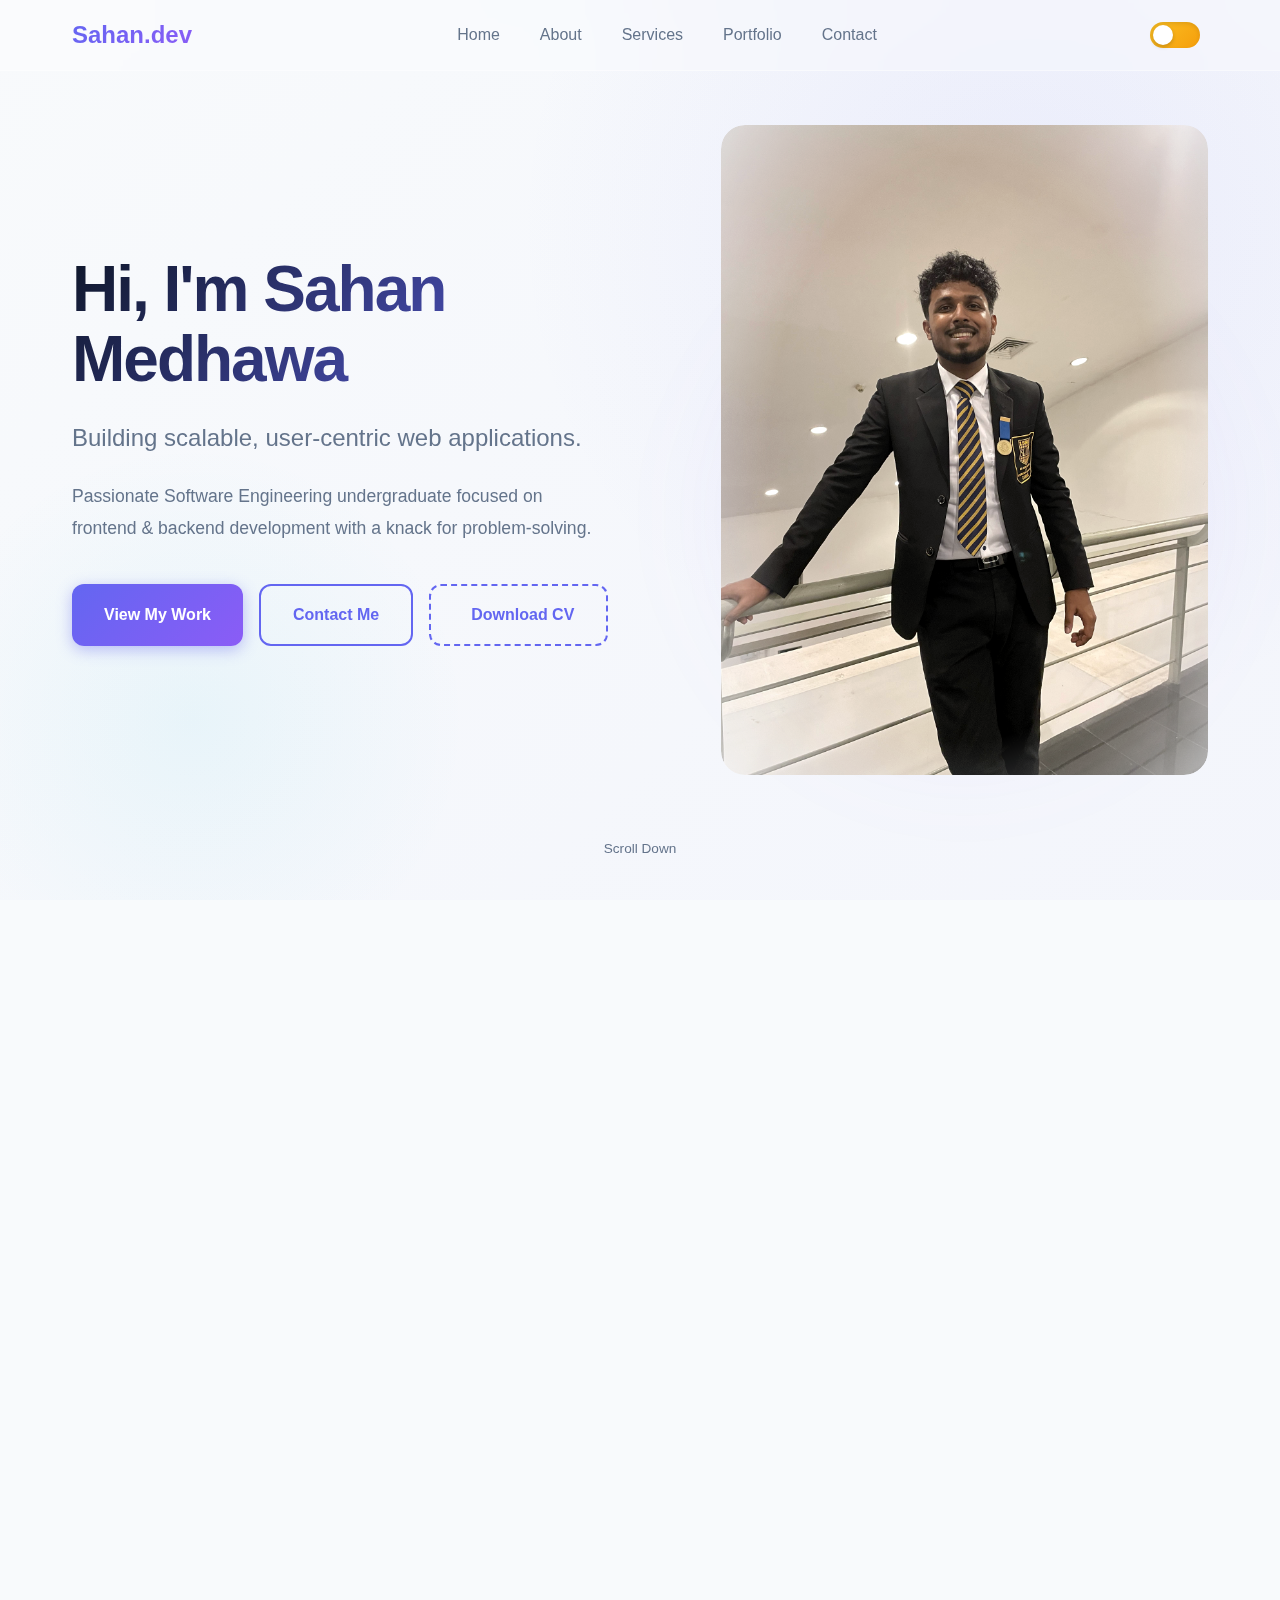
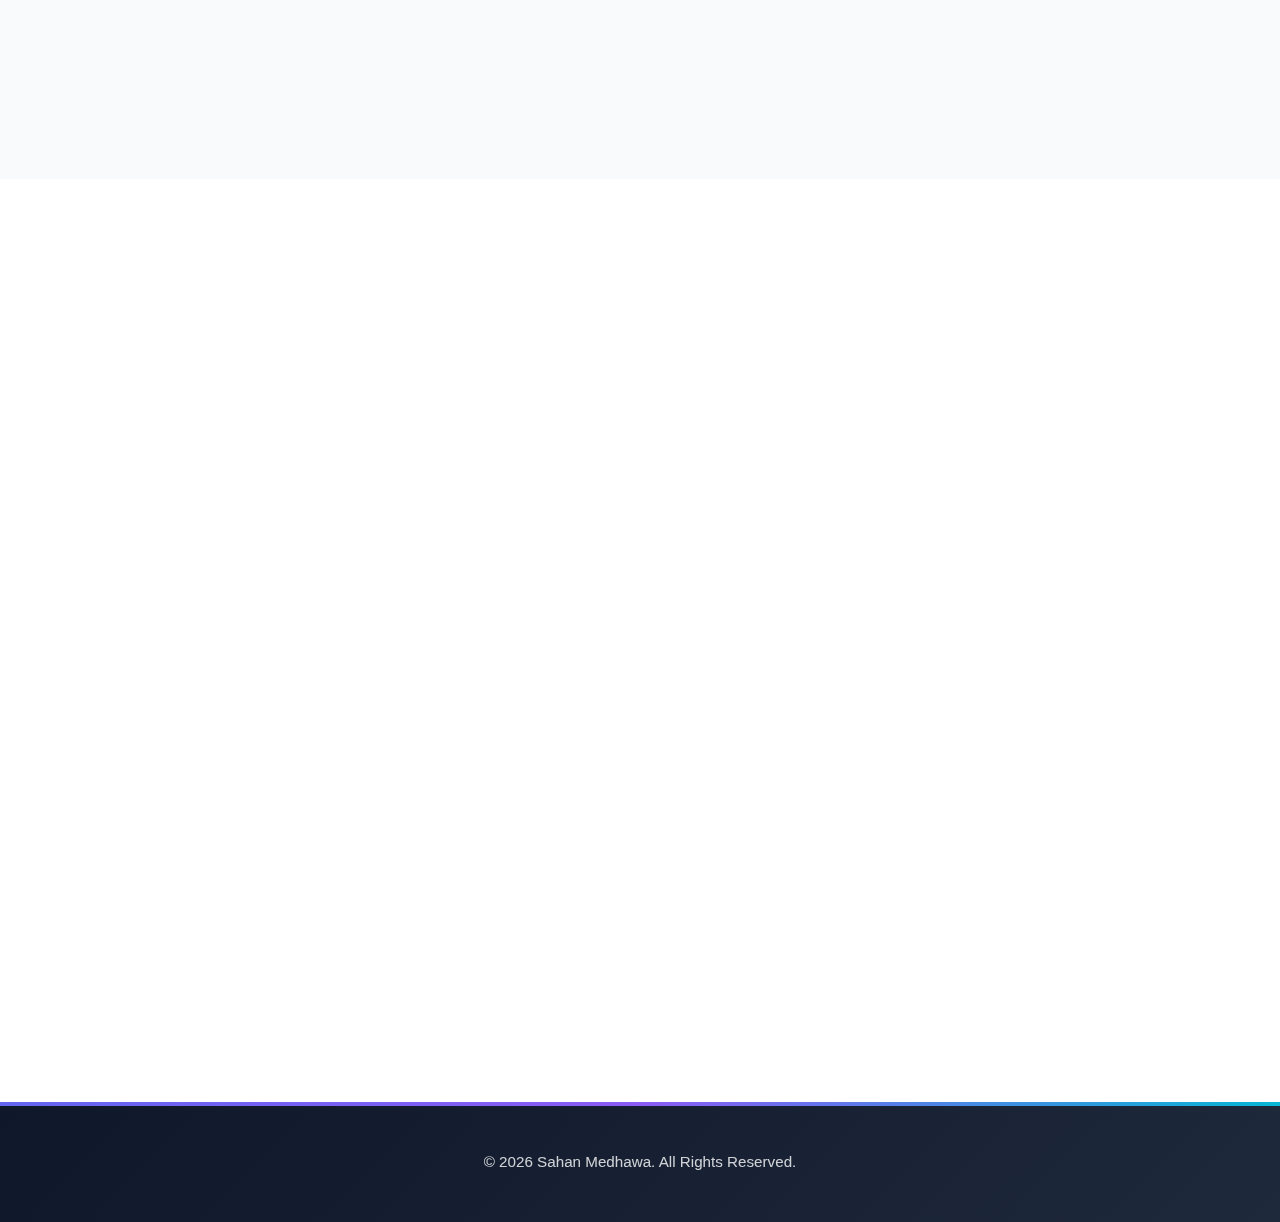
<file: index.html>
<!DOCTYPE html>
<html lang="en">

<head>
    <meta charset="UTF-8">
    <meta name="viewport" content="width=device-width, initial-scale=1.0, viewport-fit=cover">
    <title>Sahan Medhawa | Software Engineer Portfolio</title>
    <meta name="description"
        content="Portfolio of Sahan Medhawa, a Software Engineering undergraduate specializing in scalable, user-centric web applications using the MERN stack.">
    
    <!-- Security Headers -->
    <meta http-equiv="X-UA-Compatible" content="IE=edge">
    <meta http-equiv="X-Content-Type-Options" content="nosniff">
    <meta name="referrer" content="strict-origin-when-cross-origin">
    
    <!-- Content Security Policy - Restrictive but allows required resources -->
    <meta http-equiv="Content-Security-Policy" 
        content="default-src 'self'; 
                 script-src 'self' 'unsafe-inline'; 
                 style-src 'self' 'unsafe-inline' https://fonts.googleapis.com https://cdnjs.cloudflare.com; 
                 font-src 'self' https://fonts.gstatic.com https://cdnjs.cloudflare.com; 
                 img-src 'self' data: https:; 
                 connect-src 'self'; 
                 frame-ancestors 'none'; 
                 base-uri 'self'; 
                 form-action 'self' https://formsubmit.netlify.app;">
    
    <!-- Additional Security -->
    <meta http-equiv="Permissions-Policy" content="camera=(), microphone=(), geolocation=()">
    
    <!-- Favicon -->
    <link rel="icon" type="image/svg+xml" href="assets/favicon.svg">
    <link rel="alternate icon" type="image/x-icon" href="assets/favicon.ico">
    
    <!-- Preconnect for performance -->
    <link rel="preconnect" href="https://fonts.googleapis.com">
    <link rel="preconnect" href="https://fonts.gstatic.com" crossorigin>
    <link rel="preconnect" href="https://cdnjs.cloudflare.com" crossorigin>
    
    <!-- DNS Prefetch -->
    <link rel="dns-prefetch" href="https://fonts.googleapis.com">
    <link rel="dns-prefetch" href="https://cdnjs.cloudflare.com">
    
    <!-- Stylesheets -->
    <link href="https://fonts.googleapis.com/css2?family=Inter:wght@300;400;500;600;700&display=swap" rel="stylesheet">
    <link rel="stylesheet" href="https://cdnjs.cloudflare.com/ajax/libs/font-awesome/6.4.0/css/all.min.css" 
        integrity="sha512-iecdLmaskl7CVkqkXNQ/ZH/XLlvWZOJyj7Yy7tcenmpD1ypASozpmT/E0iPtmFIB46ZmdtAc9eNBvH0H/ZpiBw==" 
        crossorigin="anonymous" 
        referrerpolicy="no-referrer">
    <link rel="stylesheet" href="style.css">
</head>

<body>
    <header>
        <nav class="navbar">
            <div class="logo">Sahan.dev</div>
            <ul class="nav-links" id="navLinks" role="navigation" aria-label="Main navigation">
                <li><a href="#home">Home</a></li>
                <li><a href="#about">About</a></li>
                <li><a href="#services">Services</a></li>
                <li><a href="#portfolio">Portfolio</a></li>
                <li><a href="#contact">Contact</a></li>
            </ul>
            <div class="nav-actions">
                <div class="theme-switch-wrapper">
                    <i class="fas fa-sun theme-icon-light"></i>
                    <label class="theme-switch" for="themeToggle">
                        <input type="checkbox" id="themeToggle" aria-label="Toggle dark mode">
                        <span class="slider"></span>
                    </label>
                    <i class="fas fa-moon theme-icon-dark"></i>
                </div>
                <button class="hamburger" 
                    aria-label="Toggle navigation menu" 
                    aria-expanded="false" 
                    aria-controls="navLinks"
                    type="button">
                    <span class="bar" aria-hidden="true"></span>
                    <span class="bar" aria-hidden="true"></span>
                    <span class="bar" aria-hidden="true"></span>
                </button>
            </div>
        </nav>
    </header>

    <main>
        <section id="home" class="hero">
            <div class="parallax-bg"></div>
            <div class="container hero-container">
                <div class="hero-text reveal">
                    <h1>Hi, I'm <span class="highlight">Sahan Medhawa</span></h1>
                    <p class="tagline">Building scalable, user-centric web applications.</p>
                    <p class="bio-brief">Passionate Software Engineering undergraduate focused on frontend & backend
                        development with a knack for problem-solving.</p>
                    <div class="cta-buttons">
                        <a href="#portfolio" class="btn primary-btn">View My Work</a>
                        <a href="#contact" class="btn secondary-btn">Contact Me</a>
                        <a href="assets/resume.pdf" download="Sahan_Medhawa_Resume.pdf" class="btn resume-btn">
                            <i class="fas fa-download" aria-hidden="true"></i> Download CV
                        </a>
                    </div>
                </div>
                <div class="hero-image-wrapper reveal stagger-1">
                    <div class="image-blob"></div>
                    <img src="assets/profile.jpg" alt="Sahan Medhawa" class="hero-profile-img">
                </div>
            </div>
            <div class="scroll-indicator">
                <span>Scroll Down</span>
                <i class="fas fa-chevron-down"></i>
            </div>
        </section>

        <section id="about" class="section">
            <div class="container reveal">
                <h2 class="section-title">About Me</h2>
                <div class="about-grid">
                    <div class="education-card reveal stagger-1">
                        <h3><i class="fas fa-graduation-cap"></i> Education</h3>
                        <div class="timeline">
                            <div class="timeline-item">
                                <span class="date">2023 – 2027</span>
                                <h4>B.Sc. (Hons) in Information Technology</h4>
                                <p>Specializing in Software Engineering @ SLIIT</p>
                                <p class="gpa">CGPA: 3.83</p>
                            </div>
                            <div class="timeline-item">
                                <span class="date">2024 – 2027</span>
                                <h4>B.Sc. in Physics and ICT</h4>
                                <p>University of Sri Jayewardenapura</p>
                            </div>
                            <div class="timeline-item">
                                <span class="date">2012 – 2020</span>
                                <h4>Secondary Education</h4>
                                <p>Royal College Colombo (Mathematics Stream)</p>
                            </div>
                        </div>
                    </div>
                    <div class="skills-card reveal stagger-2">
                        <h3><i class="fas fa-code"></i> Skills</h3>
                        <div class="skills-category">
                            <h4>Technical</h4>
                            <div class="skill-bars">
                                <div class="skill-item">
                                    <div class="skill-header">
                                        <span class="skill-name">React / JavaScript</span>
                                        <span class="skill-percent">90%</span>
                                    </div>
                                    <div class="skill-bar">
                                        <div class="skill-progress" data-progress="90"></div>
                                    </div>
                                </div>
                                <div class="skill-item">
                                    <div class="skill-header">
                                        <span class="skill-name">Node.js / Express</span>
                                        <span class="skill-percent">85%</span>
                                    </div>
                                    <div class="skill-bar">
                                        <div class="skill-progress" data-progress="85"></div>
                                    </div>
                                </div>
                                <div class="skill-item">
                                    <div class="skill-header">
                                        <span class="skill-name">MongoDB / SQL</span>
                                        <span class="skill-percent">80%</span>
                                    </div>
                                    <div class="skill-bar">
                                        <div class="skill-progress" data-progress="80"></div>
                                    </div>
                                </div>
                                <div class="skill-item">
                                    <div class="skill-header">
                                        <span class="skill-name">Java</span>
                                        <span class="skill-percent">95%</span>
                                    </div>
                                    <div class="skill-bar">
                                        <div class="skill-progress" data-progress="95"></div>
                                    </div>
                                </div>
                                <div class="skill-item">
                                    <div class="skill-header">
                                        <span class="skill-name">Python</span>
                                        <span class="skill-percent">80%</span>
                                    </div>
                                    <div class="skill-bar">
                                        <div class="skill-progress" data-progress="80"></div>
                                    </div>
                                </div>
                                <div class="skill-item">
                                    <div class="skill-header">
                                        <span class="skill-name">Git</span>
                                        <span class="skill-percent">85%</span>
                                    </div>
                                    <div class="skill-bar">
                                        <div class="skill-progress" data-progress="85"></div>
                                    </div>
                                </div>
                                <div class="skill-item">
                                    <div class="skill-header">
                                        <span class="skill-name">Tailwind / CSS</span>
                                        <span class="skill-percent">90%</span>
                                    </div>
                                    <div class="skill-bar">
                                        <div class="skill-progress" data-progress="90"></div>
                                    </div>
                                </div>
                            </div>
                        </div>
                        <div class="skills-category">
                            <h4>Soft Skills</h4>
                            <div class="tags">
                                <span>Team Collaboration</span><span>Project Management</span>
                                <span>Time Management</span><span>Adaptability</span>
                                <span>Leadership</span><span>Communication</span>
                                <span>Problem-Solving</span>
                            </div>
                        </div>
                    </div>
                </div>
            </div>
        </section>

        <section id="services" class="section alt-bg">
            <div class="container reveal">
                <h2 class="section-title">What I Do</h2>
                <div class="services-grid">
                    <div class="service-card reveal stagger-1">
                        <i class="fas fa-layer-group icon"></i>
                        <h3>MERN Stack Development</h3>
                        <p>Specializing in building robust full-stack applications using MongoDB, Express.js, React, and
                            Node.js.</p>
                    </div>
                    <div class="service-card reveal stagger-2">
                        <i class="fas fa-mobile-alt icon"></i>
                        <h3>Responsive Design</h3>
                        <p>Creating user-centric designs that look great and function perfectly on desktops, tablets,
                            and mobile devices.</p>
                    </div>
                    <div class="service-card reveal stagger-3">
                        <i class="fas fa-server icon"></i>
                        <h3>Backend API Development</h3>
                        <p>Designing and implementing scalable RESTful APIs and managing databases for high-performance
                            applications.</p>
                    </div>
                </div>
            </div>
        </section>

        <section id="portfolio" class="section">
            <div class="container reveal">
                <h2 class="section-title">Featured Projects</h2>
                <div class="projects-grid">
                    <div class="project-card reveal stagger-1">
                        <div class="project-image">
                            <img src="assets/projects/teamsync.svg" alt="TeamSync Dashboard Preview" loading="lazy">
                            <div class="project-overlay">
                                <span class="view-project"><i class="fas fa-eye"></i> View Details</span>
                            </div>
                        </div>
                        <div class="project-info">
                            <h3>TeamSync</h3>
                            <p class="project-role">Team Collaboration & Employee Evaluation System</p>
                            <p class="project-desc">A comprehensive MERN stack web app for task management and employee
                                evaluation. Features centralized task tracking, auto-escalation, RBAC with JWT
                                authentication, and real-time notifications.</p>
                            <div class="tech-stack">
                                <span>MERN Stack</span><span>JWT</span><span>Socket.io</span>
                            </div>
                            <div class="project-links">
                                <a href="#" class="link-btn"><i class="fab fa-github"></i> View Repo</a>
                            </div>
                        </div>
                    </div>
                    <div class="project-card reveal stagger-2">
                        <div class="project-image">
                            <img src="assets/projects/meditrack.svg" alt="MediTrack App Preview" loading="lazy">
                            <div class="project-overlay">
                                <span class="view-project"><i class="fas fa-eye"></i> View Details</span>
                            </div>
                        </div>
                        <div class="project-info">
                            <h3>MediTrack</h3>
                            <p class="project-role">Smart Clinic Appointment & Queue Management</p>
                            <p class="project-desc">Digitalizes clinic appointments and queues. Includes patient
                                registration, live queue updates, backend APIs, and follows an Agile Scrum workflow.</p>
                            <div class="tech-stack">
                                <span>MERN Stack</span><span>Agile</span><span>REST API</span>
                            </div>
                            <div class="project-links">
                                <a href="https://github.com/SahanMedhawa/MediTrack" target="_blank"
                                    rel="noopener noreferrer" class="link-btn"><i class="fab fa-github"></i> View
                                    Repo</a>
                            </div>
                        </div>
                    </div>
                </div>
            </div>
        </section>

        <section id="contact" class="section alt-bg">
            <div class="container reveal">
                <h2 class="section-title">Get In Touch</h2>
                <div class="contact-wrapper">
                    <div class="contact-card">
                        <div class="contact-info">
                            <h3>Let's Connect</h3>
                            <p class="contact-desc">I'm currently looking for new opportunities. Whether you have a
                                question or just want to say hi, I'll try my best to get back to you!</p>
                            <div class="contact-item">
                                <i class="fas fa-envelope"></i>
                                <a href="mailto:dmsahanmedawa@gmail.com">dmsahanmedawa@gmail.com</a>
                            </div>
                            <div class="contact-item">
                                <i class="fas fa-phone"></i>
                                <a href="tel:+94768304156">+94 76 830 4156</a>
                                <button class="copy-btn" data-copy="+94768304156" aria-label="Copy phone number" type="button">
                                    <i class="fas fa-copy"></i>
                                </button>
                            </div>
                            <div class="social-links">
                                <a href="https://www.linkedin.com/in/sahanmedhawa/" target="_blank"
                                    rel="noopener noreferrer"><i class="fab fa-linkedin"></i></a>
                                <a href="https://github.com/SahanMedhawa" target="_blank" rel="noopener noreferrer"><i
                                        class="fab fa-github"></i></a>
                            </div>
                        </div>
                    </div>
                    <form class="contact-form" id="contactForm" name="contact" method="POST" data-netlify="true" data-netlify-honeypot="bot-field" novalidate autocomplete="on">
                        <!-- Netlify hidden form name -->
                        <input type="hidden" name="form-name" value="contact">
                        <div class="form-group">
                            <label for="name">Name</label>
                            <input type="text" id="name" name="name" placeholder="John Doe" required 
                                autocomplete="name" 
                                minlength="2" 
                                maxlength="100"
                                pattern="^[a-zA-Z\s\-'\.]+$"
                                aria-describedby="nameError">
                            <span id="nameError" class="error-message" role="alert" aria-live="polite"></span>
                        </div>
                        <div class="form-group">
                            <label for="email">Email</label>
                            <input type="email" id="email" name="email" placeholder="john@example.com" required 
                                autocomplete="email"
                                maxlength="254"
                                aria-describedby="emailError">
                            <span id="emailError" class="error-message" role="alert" aria-live="polite"></span>
                        </div>
                        <div class="form-group">
                            <label for="message">Message</label>
                            <textarea id="message" name="message" rows="5" placeholder="Your interesting project..."
                                required
                                minlength="10"
                                maxlength="2000"
                                aria-describedby="messageError"></textarea>
                            <span id="messageError" class="error-message" role="alert" aria-live="polite"></span>
                        </div>
                        <!-- Netlify honeypot field for bot detection -->
                        <div class="form-group" style="position: absolute; left: -9999px;" aria-hidden="true">
                            <label>Don't fill this out: <input name="bot-field"></label>
                        </div>
                        <!-- Hidden timestamp for timing-based bot detection -->
                        <input type="hidden" id="formTimestamp" name="timestamp" value="">
                        <div id="formStatus" role="status" aria-live="polite" class="form-status"></div>
                        <button type="submit" class="btn primary-btn full-width">Send Message <i
                                class="fas fa-paper-plane" aria-hidden="true"></i></button>
                    </form>
                </div>
            </div>
        </section>
    </main>

    <footer>
        <p>&copy; 2026 Sahan Medhawa. All Rights Reserved.</p>
    </footer>

    <!-- Back to Top Button -->
    <button class="back-to-top" id="backToTop" aria-label="Back to top" type="button">
        <i class="fas fa-arrow-up" aria-hidden="true"></i>
    </button>

    <script src="script.js"></script>
</body>

</html>
</file>
<file: style.css>
:root {
    /* Modern 2026 Palette - Deep indigo with electric accents */
    --primary-color: #6366f1;
    --primary-dark: #4f46e5;
    --secondary-color: #8b5cf6;
    --accent-color: #06b6d4;
    /* Cyan for electric accents */
    --accent-gradient: linear-gradient(135deg, #6366f1 0%, #8b5cf6 50%, #06b6d4 100%);
    --background-color: #f8fafc;
    --text-color: #0f172a;
    /* Darker for better contrast */
    --light-text: #64748b;
    --white: #ffffff;
    --card-bg: rgba(255, 255, 255, 0.7);
    --glass-bg: rgba(255, 255, 255, 0.25);
    --glass-border: rgba(255, 255, 255, 0.4);
    --shadow: 0 4px 6px -1px rgba(99, 102, 241, 0.1), 0 2px 4px -2px rgba(99, 102, 241, 0.1);
    --shadow-hover: 0 25px 50px -12px rgba(99, 102, 241, 0.25);
    --shadow-glow: 0 0 40px rgba(99, 102, 241, 0.15);
    --transition: all 0.4s cubic-bezier(0.22, 1, 0.36, 1);
    --transition-fast: all 0.2s cubic-bezier(0.22, 1, 0.36, 1);
    --transition-slow: all 0.6s cubic-bezier(0.22, 1, 0.36, 1);
    --font-heading: 'Inter', sans-serif;
    --font-body: 'Inter', sans-serif;
}

/* Dark Mode Preference Support */
@media (prefers-color-scheme: dark) {
    :root:not([data-theme="light"]) {
        --primary-color: #818cf8;
        --primary-dark: #6366f1;
        --secondary-color: #a78bfa;
        --accent-color: #22d3ee;
        --background-color: #0f172a;
        --text-color: #f1f5f9;
        --light-text: #94a3b8;
        --card-bg: rgba(30, 41, 59, 0.8);
        --glass-bg: rgba(30, 41, 59, 0.6);
        --glass-border: rgba(71, 85, 105, 0.4);
        --white: #1e293b;
    }
}

/* Manual Dark Mode Toggle */
:root[data-theme="dark"] {
    --primary-color: #818cf8;
    --primary-dark: #6366f1;
    --secondary-color: #a78bfa;
    --accent-color: #22d3ee;
    --background-color: #0f172a;
    --text-color: #f1f5f9;
    --light-text: #94a3b8;
    --card-bg: rgba(30, 41, 59, 0.8);
    --glass-bg: rgba(30, 41, 59, 0.6);
    --glass-border: rgba(71, 85, 105, 0.4);
    --white: #1e293b;
}

:root[data-theme="light"] {
    --primary-color: #6366f1;
    --primary-dark: #4f46e5;
    --secondary-color: #8b5cf6;
    --accent-color: #06b6d4;
    --background-color: #f8fafc;
    --text-color: #0f172a;
    --light-text: #64748b;
    --white: #ffffff;
    --card-bg: rgba(255, 255, 255, 0.7);
    --glass-bg: rgba(255, 255, 255, 0.25);
    --glass-border: rgba(255, 255, 255, 0.4);
}

/* Modern Keyframe Animations */
@keyframes float {
    0%, 100% { transform: translateY(0px) rotate(0deg); }
    50% { transform: translateY(-20px) rotate(2deg); }
}

@keyframes pulse-glow {
    0%, 100% { box-shadow: 0 0 20px rgba(99, 102, 241, 0.3); }
    50% { box-shadow: 0 0 40px rgba(99, 102, 241, 0.6); }
}

@keyframes gradient-shift {
    0% { background-position: 0% 50%; }
    50% { background-position: 100% 50%; }
    100% { background-position: 0% 50%; }
}

@keyframes shimmer {
    0% { background-position: -200% 0; }
    100% { background-position: 200% 0; }
}

@keyframes scale-in {
    0% { transform: scale(0.9); opacity: 0; }
    100% { transform: scale(1); opacity: 1; }
}

@keyframes slide-up {
    0% { transform: translateY(40px); opacity: 0; }
    100% { transform: translateY(0); opacity: 1; }
}

@keyframes typing-cursor {
    0%, 100% { border-color: var(--primary-color); }
    50% { border-color: transparent; }
}

* {
    margin: 0;
    padding: 0;
    box-sizing: border-box;
}

html {
    scroll-behavior: smooth;
}

body {
    font-family: var(--font-body);
    background-color: var(--background-color);
    color: var(--text-color);
    line-height: 1.6;
}

a {
    text-decoration: none;
    color: inherit;
    transition: var(--transition);
}

ul {
    list-style: none;
}

/* Typography */
h1,
h2,
h3,
h4 {
    font-family: var(--font-heading);
    font-weight: 700;
    color: var(--text-color);
}

.section-title {
    text-align: center;
    font-size: 2.5rem;
    margin-bottom: 3rem;
    position: relative;
    padding-bottom: 1rem;
}

.section-title::after {
    content: '';
    position: absolute;
    bottom: 0;
    left: 50%;
    transform: translateX(-50%);
    width: 60px;
    height: 4px;
    background-color: var(--primary-color);
    border-radius: 2px;
}

.highlight {
    color: var(--primary-color);
}

/* Layout */
.container {
    max-width: 1200px;
    margin: 0 auto;
    padding: 0 2rem;
}

section {
    padding: 5rem 0;
}

.alt-bg {
    background-color: var(--white);
}

/* Navbar - Glassmorphism */
header {
    background: var(--glass-bg);
    backdrop-filter: blur(20px);
    -webkit-backdrop-filter: blur(20px);
    border-bottom: 1px solid var(--glass-border);
    position: fixed;
    width: 100%;
    top: 0;
    z-index: 1000;
    transition: var(--transition);
}

header.scrolled {
    background: linear-gradient(135deg, 
        rgba(99, 102, 241, 0.12) 0%, 
        rgba(139, 92, 246, 0.08) 50%, 
        rgba(6, 182, 212, 0.06) 100%);
    backdrop-filter: blur(24px) saturate(180%);
    -webkit-backdrop-filter: blur(24px) saturate(180%);
    border-bottom: 1px solid rgba(99, 102, 241, 0.15);
    box-shadow: 
        0 4px 30px rgba(99, 102, 241, 0.1),
        0 1px 0 rgba(255, 255, 255, 0.1) inset;
}

/* Dark mode scrolled header */
:root[data-theme="dark"] header.scrolled {
    background: linear-gradient(135deg, 
        rgba(99, 102, 241, 0.15) 0%, 
        rgba(139, 92, 246, 0.12) 50%, 
        rgba(6, 182, 212, 0.08) 100%);
    border-bottom: 1px solid rgba(129, 140, 248, 0.2);
    box-shadow: 
        0 4px 30px rgba(99, 102, 241, 0.15),
        0 1px 0 rgba(255, 255, 255, 0.05) inset;
}

.navbar {
    display: flex;
    justify-content: space-between;
    align-items: center;
    padding: 1rem 2rem;
    max-width: 1200px;
    margin: 0 auto;
}

.logo {
    font-size: 1.5rem;
    font-weight: 700;
    background: var(--accent-gradient);
    background-size: 200% 200%;
    -webkit-background-clip: text;
    background-clip: text;
    -webkit-text-fill-color: transparent;
    animation: gradient-shift 4s ease infinite;
    cursor: pointer;
    transition: var(--transition);
}

.logo:hover {
    transform: scale(1.05);
}

.nav-links {
    display: flex;
    gap: 2.5rem;
}

.nav-links li a {
    font-weight: 500;
    color: var(--light-text);
    position: relative;
    padding: 0.5rem 0;
}

.nav-links li a::after {
    content: '';
    position: absolute;
    bottom: 0;
    left: 0;
    width: 0;
    height: 2px;
    background: var(--accent-gradient);
    transition: var(--transition);
    border-radius: 2px;
}

.nav-links li a:hover {
    color: var(--primary-color);
}

.nav-links li a:hover::after {
    width: 100%;
}

.nav-links li a.active {
    color: var(--primary-color);
}

.nav-links li a.active::after {
    width: 100%;
}

.hamburger {
    display: none;
    cursor: pointer;
    background: none;
    border: none;
    padding: 0.5rem;
    margin: -0.5rem;
}

.hamburger:focus-visible {
    outline: 2px solid var(--primary-color);
    outline-offset: 4px;
    border-radius: 4px;
}

.bar {
    display: block;
    width: 25px;
    height: 3px;
    margin: 5px auto;
    background-color: var(--text-color);
    transition: var(--transition);
}

/* Hero Section - Modern Redesign */
.hero {
    min-height: 100vh;
    display: flex;
    align-items: center;
    position: relative;
    padding-top: 80px;
    overflow: hidden;
    background: linear-gradient(135deg, var(--background-color) 0%, rgba(99, 102, 241, 0.03) 100%);
}

.hero::before {
    content: '';
    position: absolute;
    top: -50%;
    right: -20%;
    width: 80%;
    height: 150%;
    background: radial-gradient(circle, rgba(99, 102, 241, 0.08) 0%, transparent 60%);
    animation: float 20s ease-in-out infinite;
    pointer-events: none;
}

.hero::after {
    content: '';
    position: absolute;
    bottom: -30%;
    left: -10%;
    width: 50%;
    height: 100%;
    background: radial-gradient(circle, rgba(6, 182, 212, 0.06) 0%, transparent 50%);
    animation: float 15s ease-in-out infinite reverse;
    pointer-events: none;
}

.hero-container {
    display: grid;
    grid-template-columns: 1.2fr 1fr;
    align-items: center;
    gap: 4rem;
    width: 100%;
    position: relative;
    z-index: 1;
}

.hero-text {
    text-align: left;
    z-index: 10;
}

.hero-text h1 {
    font-size: 4rem;
    line-height: 1.1;
    margin-bottom: 1.5rem;
    letter-spacing: -2px;
}

.hero-text .tagline {
    font-size: 1.5rem;
    color: var(--light-text);
    margin-bottom: 1.5rem;
    font-weight: 500;
}

/* Typing cursor effect */
.typing-text {
    display: inline;
    border-right: 3px solid var(--primary-color);
    padding-right: 5px;
    animation: typing-cursor 1s infinite;
}

.hero-text .bio-brief {
    font-size: 1.1rem;
    color: var(--light-text);
    margin-bottom: 2.5rem;
    max-width: 90%;
    line-height: 1.8;
}

.cta-buttons {
    display: flex;
    gap: 1rem;
    flex-wrap: wrap;
}

.hero-text .cta-buttons {
    justify-content: flex-start;
}

/* Right Side Image Styling - Modern */
.hero-image-wrapper {
    position: relative;
    height: 100%;
    display: flex;
    justify-content: center;
    align-items: flex-end;
}

.image-blob {
    position: absolute;
    width: 600px;
    height: 600px;
    background: radial-gradient(circle at center, rgba(99, 102, 241, 0.12) 0%, rgba(139, 92, 246, 0.06) 40%, transparent 70%);
    z-index: -1;
    top: 60%;
    left: 50%;
    transform: translate(-50%, -50%);
    animation: float 8s ease-in-out infinite;
    filter: blur(40px);
}

.hero-profile-img {
    max-width: 100%;
    max-height: 650px;
    object-fit: cover;
    border-radius: 24px;
    position: relative;
    
    /* Soft vignette mask */
    mask-image: radial-gradient(ellipse 80% 90% at center, black 50%, transparent 100%);
    -webkit-mask-image: radial-gradient(ellipse 80% 90% at center, black 50%, transparent 100%);
    
    /* Subtle artistic treatment */
    filter: grayscale(30%) contrast(1.05);
    transition: var(--transition-slow);
    animation: scale-in 1s ease-out;
}

.hero-profile-img:hover {
    filter: grayscale(0%) contrast(1);
    transform: scale(1.02) translateY(-5px);
    mask-image: radial-gradient(ellipse 85% 95% at center, black 60%, transparent 100%);
    -webkit-mask-image: radial-gradient(ellipse 85% 95% at center, black 60%, transparent 100%);
}

/* Button Styles - Modern with Gradient */
.btn {
    padding: 1rem 2rem;
    border-radius: 12px;
    border: none;
    font-weight: 600;
    cursor: pointer;
    transition: var(--transition);
    display: inline-flex;
    align-items: center;
    justify-content: center;
    gap: 0.5rem;
    font-size: 1rem;
    position: relative;
    overflow: hidden;
}

.btn::before {
    content: '';
    position: absolute;
    top: 0;
    left: -100%;
    width: 100%;
    height: 100%;
    background: linear-gradient(90deg, transparent, rgba(255,255,255,0.2), transparent);
    transition: var(--transition);
}

.btn:hover::before {
    left: 100%;
}

.primary-btn {
    background: var(--accent-gradient);
    background-size: 200% 200%;
    color: #ffffff !important;
    box-shadow: 0 4px 15px rgba(99, 102, 241, 0.4);
}

.primary-btn:hover {
    background-position: 100% 0;
    transform: translateY(-3px);
    box-shadow: 0 8px 25px rgba(99, 102, 241, 0.5);
}

.primary-btn:active {
    transform: translateY(-1px);
}

.secondary-btn {
    background: transparent;
    border: 2px solid var(--primary-color);
    color: var(--primary-color);
    backdrop-filter: blur(10px);
}

.secondary-btn:hover {
    background: var(--primary-color);
    color: #ffffff;
    transform: translateY(-3px);
    box-shadow: 0 8px 25px rgba(99, 102, 241, 0.3);
}

/* About Section - Glassmorphism Cards */
.about-grid {
    display: grid;
    grid-template-columns: repeat(auto-fit, minmax(320px, 1fr));
    gap: 2rem;
}

.education-card,
.skills-card {
    background: var(--card-bg);
    backdrop-filter: blur(20px);
    -webkit-backdrop-filter: blur(20px);
    padding: 2.5rem;
    border-radius: 20px;
    border: 1px solid var(--glass-border);
    box-shadow: var(--shadow);
    transition: var(--transition);
    position: relative;
    overflow: hidden;
}

.education-card::before,
.skills-card::before {
    content: '';
    position: absolute;
    top: 0;
    left: 0;
    right: 0;
    height: 4px;
    background: var(--accent-gradient);
    opacity: 0;
    transition: var(--transition);
}

.education-card:hover,
.skills-card:hover {
    transform: translateY(-8px);
    box-shadow: var(--shadow-hover);
}

.education-card:hover::before,
.skills-card:hover::before {
    opacity: 1;
}

.education-card h3,
.skills-card h3 {
    display: flex;
    align-items: center;
    gap: 0.75rem;
    margin-bottom: 1.5rem;
    font-size: 1.25rem;
}

.education-card h3 i,
.skills-card h3 i {
    color: var(--primary-color);
    font-size: 1.5rem;
}

.timeline-item {
    margin-bottom: 1.5rem;
    padding-left: 1.5rem;
    border-left: 3px solid transparent;
    border-image: var(--accent-gradient) 1;
    position: relative;
    transition: var(--transition);
}

.timeline-item::before {
    content: '';
    position: absolute;
    left: -7px;
    top: 0;
    width: 12px;
    height: 12px;
    background: var(--primary-color);
    border-radius: 50%;
    box-shadow: 0 0 0 4px rgba(99, 102, 241, 0.2);
}

.timeline-item:hover {
    padding-left: 2rem;
}

.timeline-item:last-child {
    margin-bottom: 0;
}

.date {
    font-size: 0.8rem;
    color: var(--primary-color);
    font-weight: 600;
    display: inline-block;
    padding: 0.25rem 0.75rem;
    background: rgba(99, 102, 241, 0.1);
    border-radius: 20px;
    margin-bottom: 0.5rem;
}

.gpa {
    font-weight: 600;
    color: var(--primary-color);
    margin-top: 0.25rem;
}

.skills-category {
    margin-bottom: 1.5rem;
}

.skills-category:last-child {
    margin-bottom: 0;
}

.skills-category h4 {
    font-size: 0.9rem;
    color: var(--light-text);
    margin-bottom: 0.75rem;
    text-transform: uppercase;
    letter-spacing: 1px;
}

.tags {
    display: flex;
    flex-wrap: wrap;
    gap: 0.5rem;
}

.tags span {
    background: rgba(99, 102, 241, 0.08);
    color: var(--primary-color);
    padding: 0.4rem 0.9rem;
    border-radius: 8px;
    font-size: 0.85rem;
    font-weight: 500;
    border: 1px solid rgba(99, 102, 241, 0.15);
    transition: var(--transition);
    cursor: default;
}

.tags span:hover {
    background: var(--primary-color);
    color: white;
    transform: translateY(-2px);
    box-shadow: 0 4px 12px rgba(99, 102, 241, 0.3);
}

/* Services Section - Modern Cards */
.services-grid {
    display: grid;
    grid-template-columns: repeat(auto-fit, minmax(280px, 1fr));
    gap: 2rem;
}

.service-card {
    background: var(--card-bg);
    backdrop-filter: blur(20px);
    -webkit-backdrop-filter: blur(20px);
    padding: 2.5rem;
    border-radius: 20px;
    border: 1px solid var(--glass-border);
    box-shadow: var(--shadow);
    text-align: center;
    transition: var(--transition);
    position: relative;
    overflow: hidden;
}

.service-card::before {
    content: '';
    position: absolute;
    top: 0;
    left: 0;
    width: 100%;
    height: 100%;
    background: var(--accent-gradient);
    opacity: 0;
    transition: var(--transition);
    z-index: -1;
}

.service-card:hover {
    transform: translateY(-10px) scale(1.02);
    box-shadow: var(--shadow-hover);
    border-color: var(--primary-color);
}

.service-card:hover::before {
    opacity: 0.03;
}

.service-card .icon {
    font-size: 3rem;
    margin-bottom: 1.5rem;
    background: var(--accent-gradient);
    -webkit-background-clip: text;
    background-clip: text;
    -webkit-text-fill-color: transparent;
    display: inline-block;
    transition: var(--transition);
}

.service-card:hover .icon {
    transform: scale(1.1) rotate(5deg);
}

.service-card h3 {
    font-size: 1.25rem;
    margin-bottom: 1rem;
}

.service-card p {
    color: var(--light-text);
    line-height: 1.7;
}

/* Portfolio Section - Modern Project Cards */
.projects-grid {
    display: grid;
    grid-template-columns: repeat(auto-fit, minmax(350px, 1fr));
    gap: 2rem;
}

.project-card {
    background: var(--card-bg);
    backdrop-filter: blur(20px);
    -webkit-backdrop-filter: blur(20px);
    border-radius: 20px;
    border: 1px solid var(--glass-border);
    overflow: hidden;
    box-shadow: var(--shadow);
    transition: var(--transition);
    display: flex;
    flex-direction: column;
    position: relative;
}

.project-card::before {
    content: '';
    position: absolute;
    top: 0;
    left: 0;
    right: 0;
    height: 4px;
    background: var(--accent-gradient);
    transform: scaleX(0);
    transform-origin: left;
    transition: var(--transition);
}

.project-card:hover {
    transform: translateY(-10px);
    box-shadow: var(--shadow-hover);
}

.project-card:hover::before {
    transform: scaleX(1);
}

.project-info {
    padding: 2rem;
    flex-grow: 1;
    display: flex;
    flex-direction: column;
}

.project-info h3 {
    font-size: 1.4rem;
    margin-bottom: 0.5rem;
    transition: var(--transition);
}

.project-card:hover .project-info h3 {
    color: var(--primary-color);
}

.project-role {
    color: var(--primary-color);
    font-size: 0.9rem;
    font-weight: 600;
    margin-bottom: 1rem;
    display: inline-block;
}

.project-desc {
    color: var(--light-text);
    margin-bottom: 1.5rem;
    flex-grow: 1;
    line-height: 1.7;
}

.tech-stack {
    display: flex;
    gap: 0.5rem;
    margin-bottom: 1.5rem;
    flex-wrap: wrap;
}

.tech-stack span {
    font-size: 0.75rem;
    background: linear-gradient(135deg, rgba(99, 102, 241, 0.1) 0%, rgba(6, 182, 212, 0.1) 100%);
    color: var(--primary-color);
    padding: 0.35rem 0.75rem;
    border-radius: 6px;
    border: 1px solid rgba(99, 102, 241, 0.2);
    font-weight: 500;
    transition: var(--transition);
}

.tech-stack span:hover {
    background: var(--primary-color);
    color: white;
    border-color: transparent;
}

.project-links {
    display: flex;
    gap: 1rem;
}

.link-btn {
    display: inline-flex;
    align-items: center;
    gap: 0.5rem;
    color: var(--text-color);
    font-weight: 600;
    padding: 0.5rem 1rem;
    border-radius: 8px;
    background: rgba(99, 102, 241, 0.05);
    transition: var(--transition);
}

.link-btn:hover {
    color: white;
    background: var(--primary-color);
    transform: translateX(3px);
}

/* Contact Section - Modern Design */
.contact-wrapper {
    display: grid;
    grid-template-columns: 1fr 1.5fr;
    gap: 3rem;
    align-items: start;
}

.contact-card {
    height: 100%;
}

.contact-info {
    background: var(--card-bg);
    backdrop-filter: blur(20px);
    -webkit-backdrop-filter: blur(20px);
    padding: 2.5rem;
    border-radius: 20px;
    border: 1px solid var(--glass-border);
    box-shadow: var(--shadow);
    height: 100%;
    position: relative;
    overflow: hidden;
}

.contact-info::before {
    content: '';
    position: absolute;
    top: 0;
    left: 0;
    right: 0;
    height: 4px;
    background: var(--accent-gradient);
}

.contact-info h3 {
    font-size: 1.8rem;
    margin-bottom: 1rem;
    color: var(--text-color);
}

.contact-desc {
    color: var(--light-text);
    margin-bottom: 2rem;
    line-height: 1.7;
}

.contact-item {
    display: flex;
    align-items: center;
    gap: 1rem;
    font-size: 1rem;
    margin-bottom: 1rem;
    padding: 0.75rem;
    border-radius: 12px;
    transition: var(--transition);
}

.contact-item:hover {
    background: rgba(99, 102, 241, 0.05);
    transform: translateX(5px);
}

.contact-item a {
    color: var(--text-color);
    font-weight: 500;
}

.contact-item a:hover {
    color: var(--primary-color);
}

.contact-item i {
    background: var(--accent-gradient);
    color: white;
    padding: 0.75rem;
    border-radius: 12px;
    font-size: 1rem;
    min-width: 45px;
    text-align: center;
    box-shadow: 0 4px 15px rgba(99, 102, 241, 0.3);
}

.social-links {
    display: flex;
    gap: 1rem;
    margin-top: 2rem;
}

.social-links a {
    width: 50px;
    height: 50px;
    display: flex;
    align-items: center;
    justify-content: center;
    background: rgba(99, 102, 241, 0.1);
    border-radius: 12px;
    color: var(--primary-color);
    font-size: 1.25rem;
    transition: var(--transition);
}

.social-links a:hover {
    background: var(--accent-gradient);
    color: white;
    transform: translateY(-5px) rotate(5deg);
    box-shadow: 0 8px 20px rgba(99, 102, 241, 0.4);
}

/* Contact Form - Modern */
.contact-form {
    display: flex;
    flex-direction: column;
    gap: 1.5rem;
    background: var(--card-bg);
    backdrop-filter: blur(20px);
    -webkit-backdrop-filter: blur(20px);
    padding: 2.5rem;
    border-radius: 20px;
    border: 1px solid var(--glass-border);
    box-shadow: var(--shadow);
}

.form-group {
    display: flex;
    flex-direction: column;
    gap: 0.5rem;
}

.form-group label {
    font-weight: 600;
    color: var(--text-color);
    font-size: 0.9rem;
}

.form-group input,
.form-group textarea {
    width: 100%;
    padding: 1rem 1.25rem;
    border: 2px solid rgba(99, 102, 241, 0.1);
    border-radius: 12px;
    font-family: var(--font-body);
    font-size: 1rem;
    outline: none;
    transition: var(--transition);
    background: rgba(255, 255, 255, 0.8);
}

.form-group input:focus,
.form-group textarea:focus {
    border-color: var(--primary-color);
    background: white;
    box-shadow: 0 0 0 4px rgba(99, 102, 241, 0.1);
}

.form-group input::placeholder,
.form-group textarea::placeholder {
    color: var(--light-text);
}

.full-width {
    width: 100%;
    display: flex;
    justify-content: center;
    align-items: center;
    gap: 0.5rem;
    margin-top: 0.5rem;
}

/* Form Error & Status Messages */
.error-message {
    color: #ef4444;
    font-size: 0.85rem;
    min-height: 1.25rem;
    display: block;
    margin-top: 0.25rem;
}

.form-group input:invalid:not(:placeholder-shown),
.form-group textarea:invalid:not(:placeholder-shown) {
    border-color: #ef4444;
}

.form-group input:valid:not(:placeholder-shown),
.form-group textarea:valid:not(:placeholder-shown) {
    border-color: #10b981;
}

.form-status {
    text-align: center;
    padding: 0.75rem;
    border-radius: 8px;
    font-weight: 500;
    display: none;
}

.form-status.success {
    display: block;
    background: rgba(16, 185, 129, 0.1);
    color: #10b981;
    border: 1px solid rgba(16, 185, 129, 0.3);
}

.form-status.error {
    display: block;
    background: rgba(239, 68, 68, 0.1);
    color: #ef4444;
    border: 1px solid rgba(239, 68, 68, 0.3);
}

/* Footer - Modern */
footer {
    background: linear-gradient(135deg, var(--text-color) 0%, #1e293b 100%);
    color: white;
    text-align: center;
    padding: 3rem 2rem;
    position: relative;
    overflow: hidden;
}

footer::before {
    content: '';
    position: absolute;
    top: 0;
    left: 0;
    right: 0;
    height: 4px;
    background: var(--accent-gradient);
}

footer p {
    opacity: 0.8;
    font-size: 0.95rem;
}

/* ========== RESPONSIVE DESIGN ========== */

/* Large Tablets & Small Laptops */
@media (max-width: 1200px) {
    .container {
        max-width: 960px;
    }
    
    .hero-container {
        gap: 3rem;
    }
    
    .hero-text h1 {
        font-size: 3.5rem;
    }
}

/* Tablets */
@media (max-width: 968px) {
    .container {
        padding: 0 1.5rem;
    }

    section {
        padding: 4rem 0;
    }

    .section-title {
        font-size: 2rem;
        margin-bottom: 2.5rem;
    }

    .hero-container {
        grid-template-columns: 1fr;
        text-align: center;
        gap: 2rem;
        padding-top: 2rem;
    }

    .hero-text {
        text-align: center;
        order: 1;
    }

    .hero-image-wrapper {
        order: 2;
        justify-content: center;
    }

    .hero-text .cta-buttons {
        justify-content: center;
    }

    .hero-text h1 {
        font-size: 2.5rem;
        letter-spacing: -1px;
    }

    .hero-text .tagline {
        font-size: 1.25rem;
    }

    .hero-text .bio-brief {
        margin: 0 auto 2rem;
        max-width: 100%;
    }

    .hero-profile-img {
        max-height: 400px;
    }

    /* Mobile Navigation */
    .hamburger {
        display: block;
        z-index: 1001;
        padding: 0.5rem;
        margin: -0.5rem;
        /* Larger touch target */
    }

    .hamburger.active .bar:nth-child(1) {
        transform: translateY(8px) rotate(45deg);
    }

    .hamburger.active .bar:nth-child(2) {
        opacity: 0;
    }

    .hamburger.active .bar:nth-child(3) {
        transform: translateY(-8px) rotate(-45deg);
    }

    .nav-links {
        position: fixed;
        left: -100%;
        top: 0;
        flex-direction: column;
        background: var(--white);
        backdrop-filter: blur(20px);
        -webkit-backdrop-filter: blur(20px);
        width: 100%;
        height: 100vh;
        height: 100dvh; /* Dynamic viewport height for mobile browsers */
        text-align: center;
        transition: 0.4s cubic-bezier(0.22, 1, 0.36, 1);
        box-shadow: 0 10px 27px rgba(0, 0, 0, 0.05);
        padding-top: 5rem;
        z-index: 1000;
        gap: 0;
    }

    .nav-links.active {
        left: 0;
    }

    .nav-links li {
        width: 100%;
        border-bottom: 1px solid rgba(99, 102, 241, 0.1);
    }

    .nav-links li a {
        display: block;
        padding: 1.25rem 2rem;
        font-size: 1.1rem;
        /* Larger touch target */
    }

    .nav-links li a::after {
        display: none;
    }

    /* Cards Grid */
    .about-grid,
    .services-grid,
    .projects-grid {
        grid-template-columns: 1fr;
    }

    .contact-wrapper {
        grid-template-columns: 1fr;
        gap: 2rem;
    }

    /* Hide scroll indicator on mobile */
    .scroll-indicator {
        display: none;
    }

    /* Card tilt disabled on touch devices */
    .service-card,
    .project-card,
    .education-card,
    .skills-card {
        transform: none !important;
    }
}

/* Small Tablets & Large Phones */
@media (max-width: 768px) {
    .hero {
        min-height: auto;
        padding-top: 100px;
        padding-bottom: 3rem;
    }

    .hero-text h1 {
        font-size: 2rem;
    }

    .hero-text .tagline {
        font-size: 1.1rem;
    }

    .hero-profile-img {
        max-height: 300px;
    }

    .btn {
        padding: 0.875rem 1.5rem;
        font-size: 0.95rem;
        /* Minimum touch target 44px */
        min-height: 48px;
    }

    .cta-buttons {
        flex-direction: column;
        width: 100%;
    }

    .cta-buttons .btn {
        width: 100%;
        text-align: center;
    }

    .education-card,
    .skills-card,
    .service-card,
    .project-card {
        padding: 1.75rem;
    }

    .contact-info,
    .contact-form {
        padding: 1.75rem;
    }

    .tags span {
        padding: 0.35rem 0.7rem;
        font-size: 0.8rem;
    }

    .timeline-item {
        padding-left: 1rem;
    }

    .social-links a {
        width: 48px;
        height: 48px;
    }
}

/* Mobile Phones */
@media (max-width: 480px) {
    .container {
        padding: 0 1rem;
    }

    section {
        padding: 3rem 0;
    }

    .section-title {
        font-size: 1.75rem;
        margin-bottom: 2rem;
    }

    .navbar {
        padding: 0.875rem 1rem;
    }

    .logo {
        font-size: 1.25rem;
    }

    .hero-text h1 {
        font-size: 1.75rem;
    }

    .hero-text .tagline {
        font-size: 1rem;
    }

    .hero-text .bio-brief {
        font-size: 0.95rem;
    }

    .hero-profile-img {
        max-height: 250px;
    }

    .image-blob {
        width: 300px;
        height: 300px;
    }

    .education-card h3,
    .skills-card h3,
    .service-card h3,
    .project-info h3 {
        font-size: 1.1rem;
    }

    .service-card .icon {
        font-size: 2.25rem;
    }

    .project-card {
        border-radius: 16px;
    }

    .projects-grid {
        grid-template-columns: 1fr;
        gap: 1.5rem;
    }

    .contact-info h3 {
        font-size: 1.5rem;
    }

    .form-group input,
    .form-group textarea {
        padding: 0.875rem 1rem;
        font-size: 16px; /* Prevents zoom on iOS */
    }

    footer {
        padding: 2rem 1rem;
    }

    footer p {
        font-size: 0.85rem;
    }
}

/* Extra Small Phones */
@media (max-width: 360px) {
    .hero-text h1 {
        font-size: 1.5rem;
    }

    .btn {
        padding: 0.75rem 1.25rem;
        font-size: 0.9rem;
    }

    .tags {
        gap: 0.35rem;
    }

    .tags span {
        padding: 0.3rem 0.6rem;
        font-size: 0.75rem;
    }
}

/* Landscape Mode on Mobile */
@media (max-width: 968px) and (orientation: landscape) {
    .hero {
        min-height: auto;
        padding: 100px 0 2rem;
    }

    .hero-container {
        grid-template-columns: 1fr 1fr;
        text-align: left;
    }

    .hero-text {
        text-align: left;
    }

    .hero-text .cta-buttons {
        justify-content: flex-start;
    }

    .hero-image-wrapper {
        order: 2;
    }

    .hero-profile-img {
        max-height: 50vh;
    }

    .nav-links {
        flex-direction: row;
        flex-wrap: wrap;
        justify-content: center;
        padding-top: 4rem;
        gap: 0;
    }

    .nav-links li {
        width: auto;
        border-bottom: none;
    }
}

/* Reduced Motion Preference */
@media (prefers-reduced-motion: reduce) {
    *,
    *::before,
    *::after {
        animation-duration: 0.01ms !important;
        animation-iteration-count: 1 !important;
        transition-duration: 0.01ms !important;
    }

    .reveal,
    .reveal-left,
    .reveal-right,
    .reveal-scale {
        opacity: 1;
        transform: none;
        filter: none;
    }

    .typing-text {
        border-right: none;
    }

    html {
        scroll-behavior: auto;
    }
}

/* High Contrast Mode */
@media (prefers-contrast: high) {
    :root {
        --primary-color: #4338ca;
        --text-color: #000000;
        --light-text: #374151;
        --card-bg: #ffffff;
        --glass-border: #000000;
    }

    .btn {
        border: 2px solid currentColor;
    }

    .tags span {
        border: 1px solid var(--primary-color);
    }
}

/* Touch Device Optimizations */
@media (hover: none) and (pointer: coarse) {
    /* Disable hover effects that don't work well on touch */
    .service-card:hover,
    .project-card:hover,
    .education-card:hover,
    .skills-card:hover {
        transform: none;
    }

    .hero-profile-img:hover {
        transform: none;
        filter: grayscale(30%) contrast(1.05);
    }

    /* Increase tap targets */
    .nav-links li a,
    .link-btn,
    .social-links a,
    .contact-item {
        min-height: 48px;
        display: flex;
        align-items: center;
    }

    /* Remove parallax on touch */
    .parallax-bg {
        transform: none;
    }
}

/* Advanced Reveal Animations */
.reveal {
    opacity: 0;
    transform: translateY(40px);
    transition: opacity 0.8s cubic-bezier(0.22, 1, 0.36, 1),
                transform 0.8s cubic-bezier(0.22, 1, 0.36, 1),
                filter 0.8s cubic-bezier(0.22, 1, 0.36, 1);
    filter: blur(8px);
    will-change: transform, opacity, filter;
}

.reveal.visible {
    opacity: 1;
    transform: translateY(0);
    filter: blur(0);
}

/* Staggered animations with increasing delays */
.stagger-1 { transition-delay: 100ms; }
.stagger-2 { transition-delay: 200ms; }
.stagger-3 { transition-delay: 300ms; }
.stagger-4 { transition-delay: 400ms; }
.stagger-5 { transition-delay: 500ms; }

/* Alternative reveal directions */
.reveal-left {
    opacity: 0;
    transform: translateX(-40px);
    transition: opacity 0.8s cubic-bezier(0.22, 1, 0.36, 1),
                transform 0.8s cubic-bezier(0.22, 1, 0.36, 1);
}

.reveal-left.visible {
    opacity: 1;
    transform: translateX(0);
}

.reveal-right {
    opacity: 0;
    transform: translateX(40px);
    transition: opacity 0.8s cubic-bezier(0.22, 1, 0.36, 1),
                transform 0.8s cubic-bezier(0.22, 1, 0.36, 1);
}

.reveal-right.visible {
    opacity: 1;
    transform: translateX(0);
}

.reveal-scale {
    opacity: 0;
    transform: scale(0.9);
    transition: opacity 0.8s cubic-bezier(0.22, 1, 0.36, 1),
                transform 0.8s cubic-bezier(0.22, 1, 0.36, 1);
}

.reveal-scale.visible {
    opacity: 1;
    transform: scale(1);
}

/* Parallax Wrapper for Hero */
.parallax-bg {
    position: absolute;
    top: 0;
    left: 0;
    width: 100%;
    height: 100%;
    background: radial-gradient(ellipse 80% 50% at 50% -20%, rgba(99, 102, 241, 0.15) 0%, transparent 50%);
    z-index: -1;
    pointer-events: none;
}

/* Gradient Text for Header */
h1 {
    letter-spacing: -2px;
    background: linear-gradient(135deg, var(--text-color) 0%, var(--primary-color) 50%, var(--accent-color) 100%);
    background-size: 200% 200%;
    -webkit-background-clip: text;
    background-clip: text;
    -webkit-text-fill-color: transparent;
    animation: gradient-shift 6s ease infinite;
}

/* Section title gradient on hover */
.section-title {
    transition: var(--transition);
}

.section-title:hover {
    background: var(--accent-gradient);
    -webkit-background-clip: text;
    background-clip: text;
    -webkit-text-fill-color: transparent;
}

/* Scroll indicator */
.scroll-indicator {
    position: absolute;
    bottom: 2rem;
    left: 50%;
    transform: translateX(-50%);
    display: flex;
    flex-direction: column;
    align-items: center;
    gap: 0.5rem;
    color: var(--light-text);
    font-size: 0.85rem;
    animation: float 2s ease-in-out infinite;
}

.scroll-indicator i {
    font-size: 1.5rem;
    color: var(--primary-color);
}

/* Custom selection */
::selection {
    background: rgba(99, 102, 241, 0.2);
    color: var(--primary-color);
}

/* Smooth scrollbar */
::-webkit-scrollbar {
    width: 10px;
}

::-webkit-scrollbar-track {
    background: var(--background-color);
}

::-webkit-scrollbar-thumb {
    background: linear-gradient(180deg, var(--primary-color), var(--secondary-color));
    border-radius: 5px;
}

::-webkit-scrollbar-thumb:hover {
    background: var(--primary-dark);
}

/* Page load animation */
body {
    opacity: 1;
    transition: opacity 0.3s ease;
}

body:not(.loaded) .reveal,
body:not(.loaded) .reveal-left,
body:not(.loaded) .reveal-right {
    opacity: 0;
}

/* Card tilt effect override - smooth transition back */
.service-card,
.project-card,
.education-card,
.skills-card {
    transition: transform 0.3s ease, box-shadow 0.3s ease;
}

/* Focus styles for accessibility */
a:focus-visible,
button:focus-visible,
input:focus-visible,
textarea:focus-visible {
    outline: 2px solid var(--primary-color);
    outline-offset: 2px;
}

/* Loading spinner animation */
@keyframes spin {
    0% { transform: rotate(0deg); }
    100% { transform: rotate(360deg); }
}

.fa-spin {
    animation: spin 1s linear infinite;
}

/* Gradient border effect for special elements */
.gradient-border {
    position: relative;
    background: var(--card-bg);
    border-radius: 20px;
}

.gradient-border::before {
    content: '';
    position: absolute;
    inset: 0;
    border-radius: 20px;
    padding: 2px;
    background: var(--accent-gradient);
    -webkit-mask: linear-gradient(#fff 0 0) content-box, linear-gradient(#fff 0 0);
    mask: linear-gradient(#fff 0 0) content-box, linear-gradient(#fff 0 0);
    -webkit-mask-composite: xor;
    mask-composite: exclude;
    pointer-events: none;
}

/* Pulse animation for interactive elements */
@keyframes pulse {
    0%, 100% { transform: scale(1); }
    50% { transform: scale(1.05); }
}

.pulse-hover:hover {
    animation: pulse 1s ease infinite;
}

/* Glow effect */
.glow {
    box-shadow: 0 0 20px rgba(99, 102, 241, 0.4);
}

/* Text gradient utility */
.text-gradient {
    background: var(--accent-gradient);
    -webkit-background-clip: text;
    background-clip: text;
    -webkit-text-fill-color: transparent;
}

/* ========== THEME TOGGLE BUTTON ========== */
.nav-actions {
    display: flex;
    align-items: center;
    gap: 1rem;
}

/* ========== THEME TOGGLE SWITCH ========== */
.theme-switch-wrapper {
    display: flex;
    align-items: center;
    gap: 0.5rem;
}

.theme-icon-light,
.theme-icon-dark {
    font-size: 0.9rem;
    color: var(--light-text);
    transition: var(--transition);
}

.theme-icon-light {
    color: #f59e0b;
}

.theme-icon-dark {
    color: var(--light-text);
}

:root[data-theme="dark"] .theme-icon-light {
    color: var(--light-text);
}

:root[data-theme="dark"] .theme-icon-dark {
    color: #818cf8;
}

.theme-switch {
    position: relative;
    display: inline-block;
    width: 50px;
    height: 26px;
    /* Better touch support */
    -webkit-tap-highlight-color: transparent;
    touch-action: manipulation;
}

.theme-switch input {
    opacity: 0;
    width: 100%;
    height: 100%;
    position: absolute;
    top: 0;
    left: 0;
    cursor: pointer;
    z-index: 2;
    margin: 0;
    /* Ensure input covers the entire switch for better tap area */
}

.slider {
    position: absolute;
    cursor: pointer;
    top: 0;
    left: 0;
    right: 0;
    bottom: 0;
    background: linear-gradient(135deg, #fbbf24 0%, #f59e0b 100%);
    transition: var(--transition);
    border-radius: 26px;
    box-shadow: inset 0 2px 4px rgba(0, 0, 0, 0.1);
}

.slider:before {
    position: absolute;
    content: "";
    height: 20px;
    width: 20px;
    left: 3px;
    bottom: 3px;
    background-color: white;
    transition: var(--transition);
    border-radius: 50%;
    box-shadow: 0 2px 4px rgba(0, 0, 0, 0.2);
}

input:checked + .slider {
    background: linear-gradient(135deg, #6366f1 0%, #8b5cf6 100%);
}

input:checked + .slider:before {
    transform: translateX(24px);
}

input:focus-visible + .slider {
    outline: 2px solid var(--primary-color);
    outline-offset: 2px;
}

/* Theme transition for smooth color changes */
body,
body * {
    transition: background-color 0.3s ease, color 0.3s ease, border-color 0.3s ease;
}

/* ========== COPY BUTTON ========== */
.copy-btn {
    background: rgba(99, 102, 241, 0.1);
    border: none;
    width: 36px;
    height: 36px;
    border-radius: 8px;
    cursor: pointer;
    display: flex;
    align-items: center;
    justify-content: center;
    color: var(--primary-color);
    font-size: 0.9rem;
    transition: var(--transition);
    margin-left: 0.5rem;
}

.copy-btn:hover {
    background: var(--primary-color);
    color: white;
    transform: scale(1.1);
}

.copy-btn.copied {
    background: #10b981;
    color: white;
}

.copy-btn:focus-visible {
    outline: 2px solid var(--primary-color);
    outline-offset: 2px;
}

/* Update contact item to accommodate copy button */
.contact-item {
    display: flex;
    align-items: center;
    gap: 1rem;
    font-size: 1rem;
    margin-bottom: 1rem;
    padding: 0.75rem;
    border-radius: 12px;
    transition: var(--transition);
    flex-wrap: wrap;
}

/* ========== BACK TO TOP BUTTON ========== */
.back-to-top {
    position: fixed;
    bottom: 2rem;
    right: 2rem;
    width: 50px;
    height: 50px;
    background: var(--accent-gradient);
    border: none;
    border-radius: 14px;
    cursor: pointer;
    display: flex;
    align-items: center;
    justify-content: center;
    color: white;
    font-size: 1.2rem;
    box-shadow: 0 4px 20px rgba(99, 102, 241, 0.4);
    transition: var(--transition);
    opacity: 0;
    visibility: hidden;
    transform: translateY(20px);
    z-index: 999;
}

.back-to-top.visible {
    opacity: 1;
    visibility: visible;
    transform: translateY(0);
}

.back-to-top:hover {
    transform: translateY(-5px);
    box-shadow: 0 8px 30px rgba(99, 102, 241, 0.6);
}

.back-to-top:active {
    transform: translateY(-2px);
}

/* ========== RESUME DOWNLOAD BUTTON ========== */
.resume-btn {
    background: transparent;
    border: 2px dashed var(--primary-color);
    color: var(--primary-color);
    display: inline-flex;
    align-items: center;
    gap: 0.5rem;
}

.resume-btn:hover {
    background: var(--primary-color);
    color: white;
    border-style: solid;
    transform: translateY(-3px);
}

.resume-btn i {
    transition: var(--transition);
}

.resume-btn:hover i {
    animation: bounce 0.5s ease infinite;
}

@keyframes bounce {
    0%, 100% { transform: translateY(0); }
    50% { transform: translateY(-3px); }
}

/* ========== PROJECT IMAGE PREVIEWS ========== */
.project-image {
    position: relative;
    width: 100%;
    height: 200px;
    overflow: hidden;
    border-radius: 20px 20px 0 0;
}

.project-image img {
    width: 100%;
    height: 100%;
    object-fit: cover;
    transition: var(--transition-slow);
}

.project-card:hover .project-image img {
    transform: scale(1.1);
}

.project-overlay {
    position: absolute;
    top: 0;
    left: 0;
    width: 100%;
    height: 100%;
    background: linear-gradient(135deg, rgba(99, 102, 241, 0.9) 0%, rgba(139, 92, 246, 0.9) 100%);
    display: flex;
    align-items: center;
    justify-content: center;
    opacity: 0;
    transition: var(--transition);
}

.project-card:hover .project-overlay {
    opacity: 1;
}

.view-project {
    color: white;
    font-weight: 600;
    font-size: 1rem;
    display: flex;
    align-items: center;
    gap: 0.5rem;
    padding: 0.75rem 1.5rem;
    background: rgba(255, 255, 255, 0.2);
    border-radius: 50px;
    backdrop-filter: blur(10px);
    transform: translateY(20px);
    transition: var(--transition);
}

.project-card:hover .view-project {
    transform: translateY(0);
}

.view-project:hover {
    background: rgba(255, 255, 255, 0.3);
}

/* Placeholder for missing project images */
.project-image img[src*="placeholder"],
.project-image img:not([src]),
.project-image img[src=""] {
    background: linear-gradient(135deg, var(--primary-color) 0%, var(--secondary-color) 100%);
}

/* ========== ANIMATED SKILL BARS ========== */
.skill-bars {
    display: flex;
    flex-direction: column;
    gap: 1.25rem;
}

.skill-item {
    width: 100%;
}

.skill-header {
    display: flex;
    justify-content: space-between;
    align-items: center;
    margin-bottom: 0.5rem;
}

.skill-name {
    font-weight: 500;
    color: var(--text-color);
    font-size: 0.9rem;
}

.skill-percent {
    font-weight: 600;
    color: var(--primary-color);
    font-size: 0.85rem;
}

.skill-bar {
    width: 100%;
    height: 10px;
    background: rgba(99, 102, 241, 0.1);
    border-radius: 10px;
    overflow: hidden;
    position: relative;
}

.skill-progress {
    height: 100%;
    width: 0;
    background: var(--accent-gradient);
    background-size: 200% 100%;
    border-radius: 10px;
    transition: width 1.5s cubic-bezier(0.22, 1, 0.36, 1);
    position: relative;
}

.skill-progress::after {
    content: '';
    position: absolute;
    top: 0;
    left: 0;
    right: 0;
    bottom: 0;
    background: linear-gradient(90deg, transparent, rgba(255, 255, 255, 0.3), transparent);
    animation: shimmer 2s infinite;
}

.skill-progress.animated {
    animation: gradient-shift 3s ease infinite;
}

/* Skill bars animation trigger when visible */
.skills-card.visible .skill-progress {
    width: var(--progress);
}

/* ========== MOBILE ADJUSTMENTS FOR NEW FEATURES ========== */
@media (max-width: 768px) {
    .nav-actions {
        gap: 0.75rem;
    }
    
    .theme-switch-wrapper {
        display: flex;
    }
    
    .theme-switch {
        width: 44px;
        height: 24px;
        min-width: 44px;
        min-height: 24px;
    }
    
    .slider:before {
        height: 18px;
        width: 18px;
        left: 3px;
        bottom: 3px;
    }
    
    input:checked + .slider:before {
        transform: translateX(20px);
    }
    
    .theme-icon-light,
    .theme-icon-dark {
        font-size: 0.85rem;
    }
    
    .back-to-top {
        bottom: 1.5rem;
        right: 1.5rem;
        width: 45px;
        height: 45px;
    }
    
    .cta-buttons {
        flex-direction: column;
        align-items: stretch;
    }
    
    .resume-btn {
        justify-content: center;
    }
    
    .project-image {
        height: 180px;
    }
    
    .skill-bar {
        height: 8px;
    }
}

@media (max-width: 480px) {
    .theme-switch-wrapper {
        gap: 0.3rem;
    }
    
    .theme-switch {
        width: 40px;
        height: 22px;
        min-width: 40px;
        min-height: 22px;
    }
    
    .slider:before {
        height: 16px;
        width: 16px;
        left: 3px;
        bottom: 3px;
    }
    
    input:checked + .slider:before {
        transform: translateX(18px);
    }
    
    .theme-icon-light,
    .theme-icon-dark {
        font-size: 0.8rem;
    }
    
    .back-to-top {
        bottom: 1rem;
        right: 1rem;
        width: 42px;
        height: 42px;
    }
    
    .project-image {
        height: 160px;
    }
}
</file>
